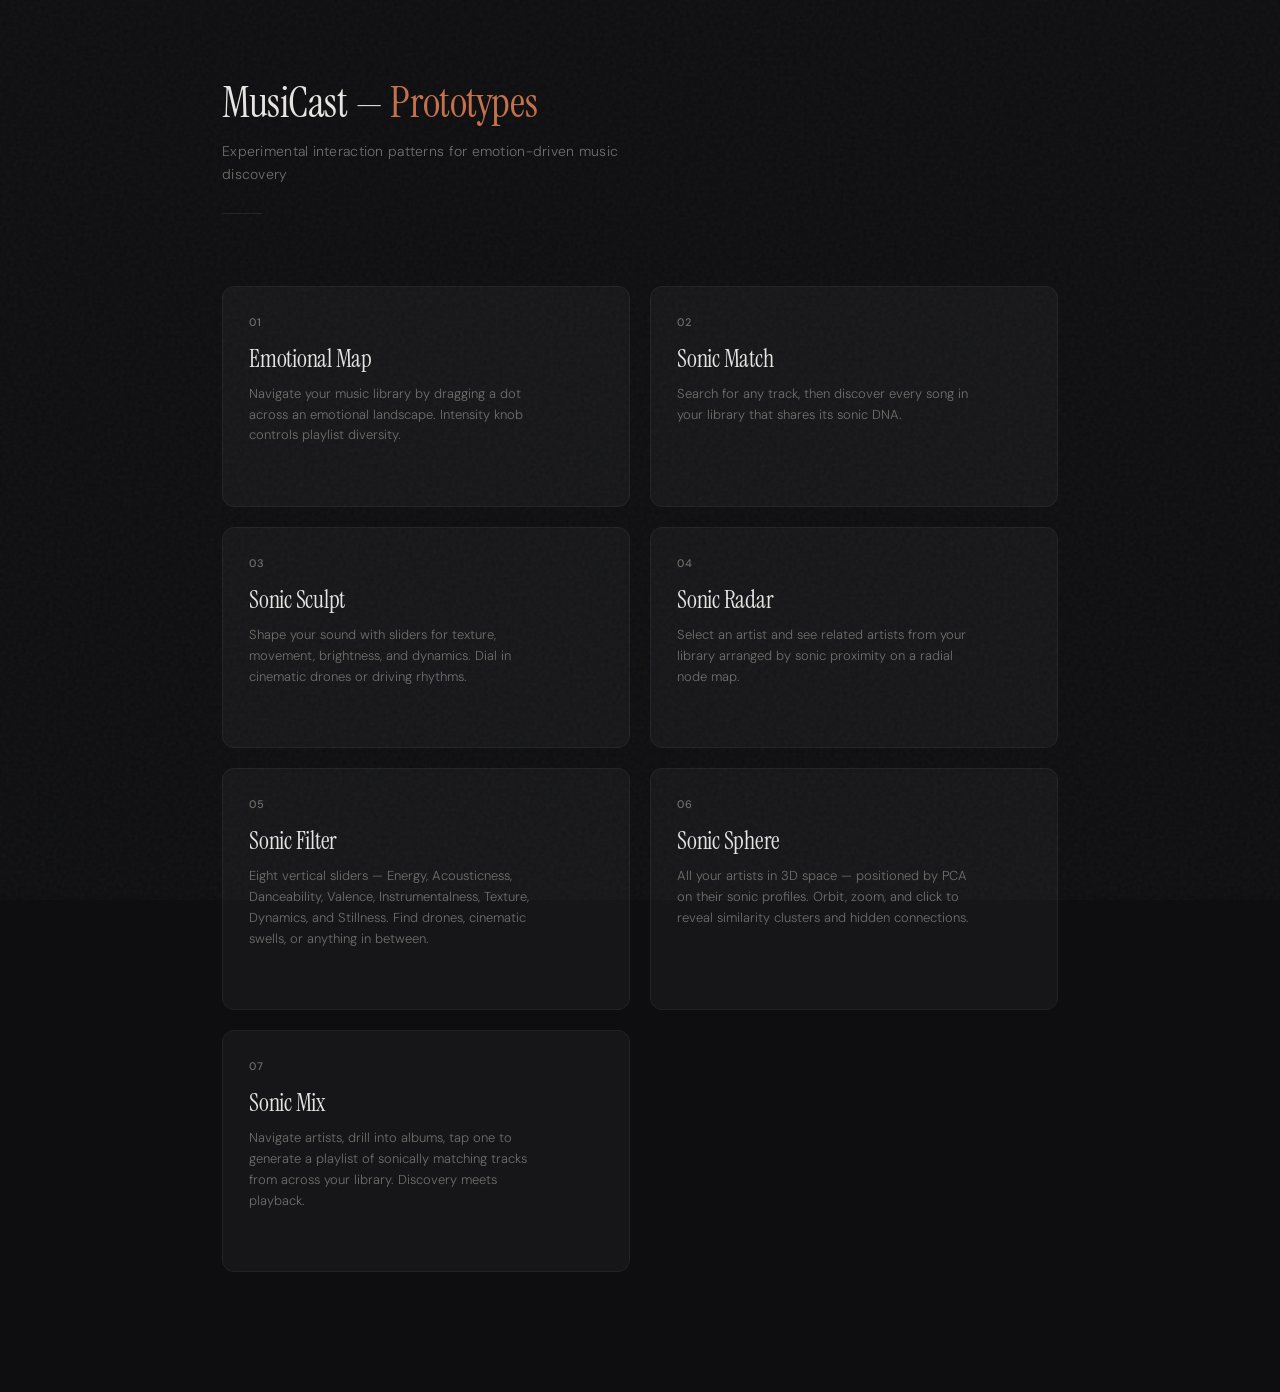
<file: prototypes/index.html>
<!DOCTYPE html>
<html lang="en">
<head>
<meta charset="UTF-8">
<meta name="viewport" content="width=device-width, initial-scale=1.0">
<title>MusiCast — Prototypes</title>
<style>
  @import url('https://fonts.googleapis.com/css2?family=DM+Sans:ital,opsz,wght@0,9..40,300;0,9..40,400;0,9..40,500;1,9..40,300&family=Instrument+Serif:ital@0;1&display=swap');

  *, *::before, *::after { margin: 0; padding: 0; box-sizing: border-box; }

  :root {
    --bg: #0e0e10;
    --surface: #161619;
    --border: #222226;
    --text: #e8e6e3;
    --text-muted: #6e6d6a;
    --accent: #c4704b;
    --accent-glow: rgba(196, 112, 75, 0.08);
  }

  body {
    font-family: 'DM Sans', sans-serif;
    background: var(--bg);
    color: var(--text);
    min-height: 100vh;
    -webkit-font-smoothing: antialiased;
  }

  /* --- Grain overlay --- */
  body::after {
    content: '';
    position: fixed; inset: 0;
    background-image: url("data:image/svg+xml,%3Csvg viewBox='0 0 256 256' xmlns='http://www.w3.org/2000/svg'%3E%3Cfilter id='n'%3E%3CfeTurbulence type='fractalNoise' baseFrequency='0.9' numOctaves='4' stitchTiles='stitch'/%3E%3C/filter%3E%3Crect width='100%25' height='100%25' filter='url(%23n)' opacity='0.04'/%3E%3C/svg%3E");
    pointer-events: none;
    z-index: 100;
  }

  .page {
    max-width: 900px;
    margin: 0 auto;
    padding: 80px 32px 120px;
  }

  /* --- Header --- */
  .header {
    margin-bottom: 72px;
  }

  .header h1 {
    font-family: 'Instrument Serif', serif;
    font-weight: 400;
    font-size: 42px;
    letter-spacing: -0.01em;
    line-height: 1.1;
    color: var(--text);
  }

  .header h1 span {
    color: var(--accent);
  }

  .header p {
    margin-top: 14px;
    font-size: 14px;
    font-weight: 300;
    color: var(--text-muted);
    letter-spacing: 0.02em;
    max-width: 440px;
    line-height: 1.6;
  }

  .divider {
    width: 40px;
    height: 1px;
    background: var(--border);
    margin-top: 28px;
  }

  /* --- Prototype grid --- */
  .grid {
    display: grid;
    grid-template-columns: repeat(auto-fill, minmax(280px, 1fr));
    gap: 20px;
  }

  .card {
    position: relative;
    display: flex;
    flex-direction: column;
    justify-content: space-between;
    background: var(--surface);
    border: 1px solid var(--border);
    border-radius: 12px;
    padding: 28px 26px 24px;
    min-height: 210px;
    text-decoration: none;
    color: inherit;
    transition: border-color 0.4s ease, box-shadow 0.4s ease, transform 0.3s ease;
    overflow: hidden;
  }

  .card::before {
    content: '';
    position: absolute;
    top: -60px; right: -60px;
    width: 160px; height: 160px;
    border-radius: 50%;
    background: var(--accent-glow);
    filter: blur(40px);
    opacity: 0;
    transition: opacity 0.5s ease;
    pointer-events: none;
  }

  .card:hover {
    border-color: rgba(196, 112, 75, 0.25);
    box-shadow: 0 4px 40px rgba(0, 0, 0, 0.3);
    transform: translateY(-2px);
  }

  .card:hover::before {
    opacity: 1;
  }

  .card-number {
    font-size: 11px;
    font-weight: 500;
    letter-spacing: 0.08em;
    color: var(--text-muted);
    margin-bottom: 16px;
  }

  .card-body {
    flex: 1;
  }

  .card h2 {
    font-family: 'Instrument Serif', serif;
    font-weight: 400;
    font-size: 24px;
    line-height: 1.2;
    margin-bottom: 10px;
    letter-spacing: -0.01em;
  }

  .card p {
    font-size: 13px;
    font-weight: 300;
    color: var(--text-muted);
    line-height: 1.6;
    max-width: 300px;
  }

  .card-footer {
    display: flex;
    align-items: center;
    gap: 6px;
    margin-top: 20px;
    font-size: 12px;
    font-weight: 400;
    color: var(--accent);
    letter-spacing: 0.02em;
    opacity: 0;
    transform: translateX(-4px);
    transition: opacity 0.3s ease, transform 0.3s ease;
  }

  .card:hover .card-footer {
    opacity: 1;
    transform: translateX(0);
  }

  .card-footer svg {
    width: 14px; height: 14px;
    stroke: var(--accent);
    fill: none;
    stroke-width: 2;
    stroke-linecap: round;
    stroke-linejoin: round;
  }

  /* --- Entrance animation --- */
  @keyframes fadeUp {
    from { opacity: 0; transform: translateY(16px); }
    to { opacity: 1; transform: translateY(0); }
  }

  .header { animation: fadeUp 0.6s ease both; }
  .card { animation: fadeUp 0.6s ease both; }
  .card:nth-child(1) { animation-delay: 0.15s; }
  .card:nth-child(2) { animation-delay: 0.25s; }
  .card:nth-child(3) { animation-delay: 0.35s; }
  .card:nth-child(4) { animation-delay: 0.45s; }
  .card:nth-child(5) { animation-delay: 0.55s; }
  .card:nth-child(6) { animation-delay: 0.65s; }
  .card:nth-child(7) { animation-delay: 0.75s; }
</style>
</head>
<body>

<div class="page">
  <header class="header">
    <h1>MusiCast — <span>Prototypes</span></h1>
    <p>Experimental interaction patterns for emotion-driven music discovery</p>
    <div class="divider"></div>
  </header>

  <div class="grid">

    <a href="emotional-map.html" class="card">
      <span class="card-number">01</span>
      <div class="card-body">
        <h2>Emotional Map</h2>
        <p>Navigate your music library by dragging a dot across an emotional landscape. Intensity knob controls playlist diversity.</p>
      </div>
      <div class="card-footer">
        Open prototype
        <svg viewBox="0 0 24 24"><line x1="5" y1="12" x2="19" y2="12"/><polyline points="12 5 19 12 12 19"/></svg>
      </div>
    </a>

    <a href="sonic-match.html" class="card">
      <span class="card-number">02</span>
      <div class="card-body">
        <h2>Sonic Match</h2>
        <p>Search for any track, then discover every song in your library that shares its sonic DNA.</p>
      </div>
      <div class="card-footer">
        Open prototype
        <svg viewBox="0 0 24 24"><line x1="5" y1="12" x2="19" y2="12"/><polyline points="12 5 19 12 12 19"/></svg>
      </div>
    </a>

    <a href="sonic-sculpt.html" class="card">
      <span class="card-number">03</span>
      <div class="card-body">
        <h2>Sonic Sculpt</h2>
        <p>Shape your sound with sliders for texture, movement, brightness, and dynamics. Dial in cinematic drones or driving rhythms.</p>
      </div>
      <div class="card-footer">
        Open prototype
        <svg viewBox="0 0 24 24"><line x1="5" y1="12" x2="19" y2="12"/><polyline points="12 5 19 12 12 19"/></svg>
      </div>
    </a>

    <a href="sonic-radar.html" class="card">
      <span class="card-number">04</span>
      <div class="card-body">
        <h2>Sonic Radar</h2>
        <p>Select an artist and see related artists from your library arranged by sonic proximity on a radial node map.</p>
      </div>
      <div class="card-footer">
        Open prototype
        <svg viewBox="0 0 24 24"><line x1="5" y1="12" x2="19" y2="12"/><polyline points="12 5 19 12 12 19"/></svg>
      </div>
    </a>

    <a href="sonic-filter.html" class="card">
      <span class="card-number">05</span>
      <div class="card-body">
        <h2>Sonic Filter</h2>
        <p>Eight vertical sliders — Energy, Acousticness, Danceability, Valence, Instrumentalness, Texture, Dynamics, and Stillness. Find drones, cinematic swells, or anything in between.</p>
      </div>
      <div class="card-footer">
        Open prototype
        <svg viewBox="0 0 24 24"><line x1="5" y1="12" x2="19" y2="12"/><polyline points="12 5 19 12 12 19"/></svg>
      </div>
    </a>

    <a href="sonic-sphere.html" class="card">
      <span class="card-number">06</span>
      <div class="card-body">
        <h2>Sonic Sphere</h2>
        <p>All your artists in 3D space — positioned by PCA on their sonic profiles. Orbit, zoom, and click to reveal similarity clusters and hidden connections.</p>
      </div>
      <div class="card-footer">
        Open prototype
        <svg viewBox="0 0 24 24"><line x1="5" y1="12" x2="19" y2="12"/><polyline points="12 5 19 12 12 19"/></svg>
      </div>
    </a>

    <a href="sonic-mix.html" class="card">
      <span class="card-number">07</span>
      <div class="card-body">
        <h2>Sonic Mix</h2>
        <p>Navigate artists, drill into albums, tap one to generate a playlist of sonically matching tracks from across your library. Discovery meets playback.</p>
      </div>
      <div class="card-footer">
        Open prototype
        <svg viewBox="0 0 24 24"><line x1="5" y1="12" x2="19" y2="12"/><polyline points="12 5 19 12 12 19"/></svg>
      </div>
    </a>

    <!-- Add more cards here:
    <a href="next-prototype.html" class="card">
      <span class="card-number">02</span>
      <div class="card-body">
        <h2>Title</h2>
        <p>Description.</p>
      </div>
      <div class="card-footer">
        Open prototype
        <svg viewBox="0 0 24 24"><line x1="5" y1="12" x2="19" y2="12"/><polyline points="12 5 19 12 12 19"/></svg>
      </div>
    </a>
    -->

  </div>
</div>

</body>
</html>
</file>
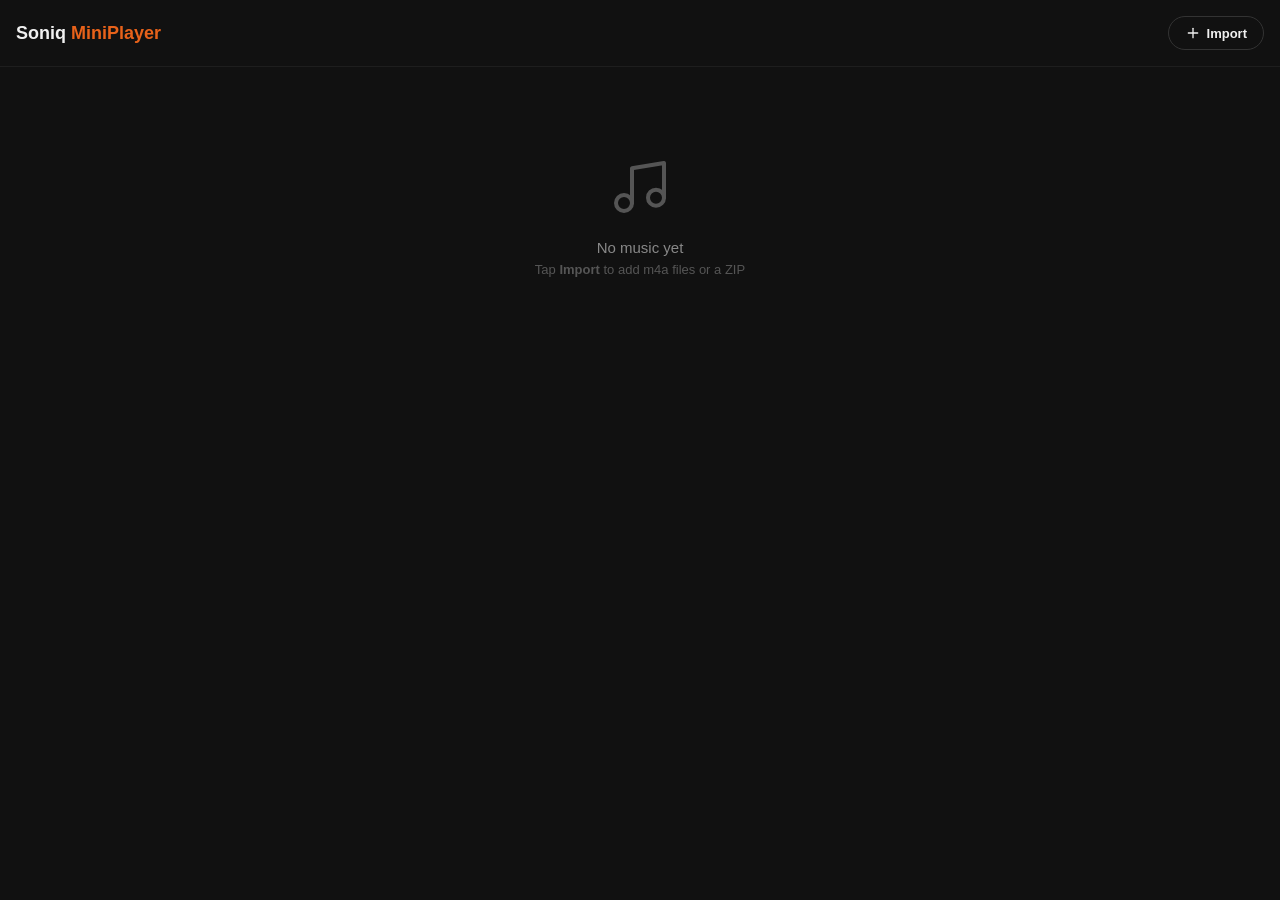
<file: soniq-miniplayer/index.html>
<!DOCTYPE html>
<html lang="en">
<head>
  <meta charset="UTF-8">
  <meta name="viewport" content="width=device-width, initial-scale=1.0, user-scalable=no">
  <title>Soniq MiniPlayer</title>
  <meta name="description" content="Offline music player for your takeaway tracks">
  <meta name="theme-color" content="#111">
  <meta name="mobile-web-app-capable" content="yes">
  <meta name="apple-mobile-web-app-status-bar-style" content="black-translucent">
  <meta name="screen-orientation" content="portrait">
  <link rel="manifest" href="manifest.json">
  <link rel="icon" type="image/svg+xml" href="icon.svg">
  <link rel="apple-touch-icon" href="icon-192.png">
  <link rel="stylesheet" href="style.css">
</head>
<body>

<header>
  <h1>Soniq <span class="accent">MiniPlayer</span></h1>
  <label id="import-btn" class="import-btn" for="file-input">
    <svg viewBox="0 0 24 24"><line x1="12" y1="5" x2="12" y2="19"/><line x1="5" y1="12" x2="19" y2="12"/></svg>
    Import
  </label>
  <input type="file" id="file-input" multiple accept=".m4a,.mp3,.mp4,.zip,audio/*" hidden>
  <div id="import-progress" class="progress" hidden></div>
</header>

<main>
  <div id="empty" class="empty-state">
    <svg viewBox="0 0 24 24" class="empty-icon"><path d="M9 18V5l12-2v13"/><circle cx="6" cy="18" r="3"/><circle cx="18" cy="16" r="3"/></svg>
    <p>No music yet</p>
    <p class="sub">Tap <strong>Import</strong> to add m4a files or a ZIP</p>
  </div>

  <div id="album-grid" class="album-grid"></div>

  <div id="album-detail" class="album-detail" hidden>
    <button id="detail-back" class="detail-back">
      <svg viewBox="0 0 24 24"><path d="m15 18-6-6 6-6"/></svg>
      Library
    </button>
    <div class="detail-header">
      <div class="detail-cover">
        <img id="detail-cover" hidden alt="">
        <svg id="detail-cover-ph" viewBox="0 0 24 24"><path d="M9 18V5l12-2v13"/><circle cx="6" cy="18" r="3"/><circle cx="18" cy="16" r="3"/></svg>
      </div>
      <div class="detail-info">
        <div class="detail-title" id="detail-title"></div>
        <div class="detail-artist" id="detail-artist"></div>
        <div class="detail-count" id="detail-count"></div>
      </div>
    </div>
    <ol id="detail-tracks" class="detail-tracks"></ol>
  </div>
</main>

<div id="player">
  <div class="player-inner">
    <div class="player-left">
      <div id="player-cover-wrap" class="player-cover">
        <img id="player-cover" hidden alt="">
        <svg id="player-cover-ph" viewBox="0 0 24 24"><path d="M9 18V5l12-2v13"/><circle cx="6" cy="18" r="3"/><circle cx="18" cy="16" r="3"/></svg>
      </div>
      <div class="player-meta">
        <div class="player-title" id="player-title">&mdash;</div>
        <div class="player-artist" id="player-artist"></div>
      </div>
    </div>
    <div class="player-center">
      <div class="player-controls">
        <button id="prev-btn" class="ctrl-btn"><svg viewBox="0 0 24 24"><path d="M6 6h2v12H6zm3.5 6l8.5 6V6z" fill="currentColor"/></svg></button>
        <button id="play-btn" class="play-btn"><svg viewBox="0 0 24 24" fill="currentColor" id="play-icon"><polygon points="10,8 16,12 10,16"/></svg></button>
        <button id="next-btn" class="ctrl-btn"><svg viewBox="0 0 24 24"><path d="M6 18l8.5-6L6 6v12zM16 6v12h2V6h-2z" fill="currentColor"/></svg></button>
      </div>
      <div class="player-seek-row">
        <span id="time-current" class="time">0:00</span>
        <input type="range" id="seek" class="seek" min="0" max="1000" value="0">
        <span id="time-total" class="time">0:00</span>
      </div>
    </div>
  </div>
</div>

<script type="module" src="app.js"></script>
</body>
</html>
</file>
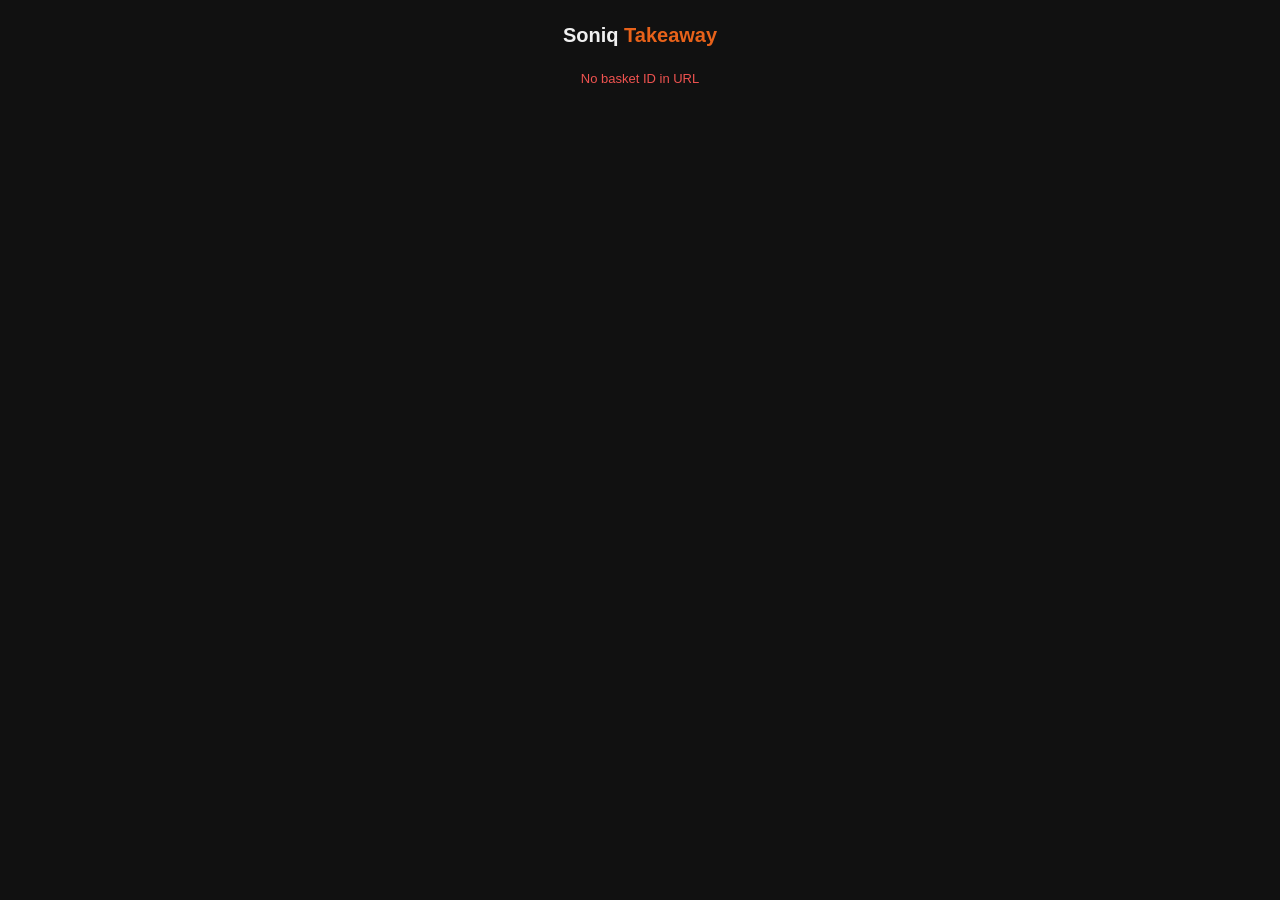
<file: addons/takeaway/pwa/index.html>
<!DOCTYPE html>
<html lang="en">
<head>
  <meta charset="UTF-8">
  <meta name="viewport" content="width=device-width, initial-scale=1.0, user-scalable=no">
  <title>Soniq Takeaway</title>
  <meta name="theme-color" content="#111">
  <style>
    * { margin: 0; padding: 0; box-sizing: border-box; }

    :root {
      --bg: #111;
      --bg-card: #1a1a1a;
      --bg-hover: #222;
      --text: #f0f0f0;
      --text-muted: #888;
      --accent: #e8621a;
      --radius: 12px;
    }

    body {
      font-family: -apple-system, BlinkMacSystemFont, 'Segoe UI', Roboto, sans-serif;
      background: var(--bg);
      color: var(--text);
      min-height: 100dvh;
      display: flex;
      flex-direction: column;
      -webkit-tap-highlight-color: transparent;
    }

    header {
      padding: 24px 16px 12px;
      text-align: center;
    }
    header h1 { font-size: 20px; font-weight: 700; }
    header .sub { font-size: 12px; color: var(--text-muted); margin-top: 4px; }
    .accent { color: var(--accent); }

    /* Status + progress */
    #status {
      padding: 8px 16px;
      font-size: 13px;
      color: var(--text-muted);
      text-align: center;
    }
    #status.downloading { color: var(--accent); }
    #status.ready { color: #4caf50; }
    #status.error { color: #ef5350; }

    #progress-bar {
      height: 3px;
      background: var(--bg-card);
      margin: 0 16px;
      border-radius: 2px;
      overflow: hidden;
      display: none;
    }
    #progress-bar.active { display: block; }
    #progress-fill {
      height: 100%;
      background: var(--accent);
      width: 0%;
      transition: width 200ms;
      border-radius: 2px;
    }

    /* Track list */
    #track-list {
      flex: 1;
      overflow-y: auto;
      padding: 8px 16px;
    }
    .track {
      display: flex;
      align-items: center;
      gap: 12px;
      padding: 12px;
      border-radius: var(--radius);
    }

    .track-num {
      font-size: 13px;
      color: var(--text-muted);
      min-width: 20px;
      text-align: right;
    }

    .track-info { flex: 1; min-width: 0; }
    .track-title {
      font-size: 14px;
      font-weight: 500;
      white-space: nowrap;
      overflow: hidden;
      text-overflow: ellipsis;
    }
    .track-artist {
      font-size: 12px;
      color: var(--text-muted);
      white-space: nowrap;
      overflow: hidden;
      text-overflow: ellipsis;
    }

    .track-status { font-size: 11px; color: var(--text-muted); }
    .track-status.cached { color: #4caf50; }
    .track-status.dl { color: var(--accent); }

    /* Action buttons */
    .actions {
      padding: 16px;
      display: flex;
      flex-direction: column;
      gap: 10px;
    }

    .btn {
      display: flex;
      align-items: center;
      justify-content: center;
      gap: 8px;
      padding: 14px;
      border-radius: var(--radius);
      font-size: 14px;
      font-weight: 600;
      font-family: inherit;
      cursor: pointer;
      border: none;
      text-decoration: none;
      transition: opacity 150ms;
    }
    .btn:active { opacity: 0.85; }
    .btn svg {
      width: 18px; height: 18px;
      flex-shrink: 0;
    }

    .btn-primary {
      background: var(--accent);
      color: #fff;
    }
    .btn-primary:disabled { opacity: 0.4; cursor: default; }
    .btn-primary svg { fill: currentColor; stroke: none; }

    .btn-secondary {
      background: var(--bg-card);
      color: var(--text);
      border: 1px solid #333;
    }
    .btn-secondary svg {
      stroke: currentColor; fill: none;
      stroke-width: 2; stroke-linecap: round; stroke-linejoin: round;
    }

    .hidden { display: none !important; }

    .spinner {
      display: inline-block;
      width: 16px; height: 16px;
      border: 2px solid rgba(255,255,255,0.3);
      border-top-color: #fff;
      border-radius: 50%;
      animation: spin 0.6s linear infinite;
    }
    @keyframes spin { to { transform: rotate(360deg); } }
  </style>
</head>
<body>
  <header>
    <h1>Soniq <span class="accent">Takeaway</span></h1>
    <div class="sub" id="basket-info"></div>
  </header>

  <div id="status">Connecting...</div>
  <div id="progress-bar"><div id="progress-fill"></div></div>

  <div id="track-list"></div>

  <div class="actions">
    <button class="btn btn-primary hidden" id="save-btn" disabled>
      <svg viewBox="0 0 24 24"><path d="M21 15v4a2 2 0 0 1-2 2H5a2 2 0 0 1-2-2v-4"/><polyline points="7 10 12 15 17 10"/><line x1="12" y1="15" x2="12" y2="3"/></svg>
      Save all to device
    </button>
    <a class="btn btn-secondary hidden" id="player-link" href="https://soniq-miniplayer.netlify.app/" target="_blank">
      <svg viewBox="0 0 24 24"><path d="M9 18V5l12-2v13"/><circle cx="6" cy="18" r="3"/><circle cx="18" cy="16" r="3"/></svg>
      Open Soniq MiniPlayer
    </a>
  </div>

  <script src="app.js"></script>
</body>
</html>
</file>
<file: soniq-miniplayer/style.css>
* { margin: 0; padding: 0; box-sizing: border-box; }

:root {
  --bg: #111;
  --bg-card: #1a1a1a;
  --bg-hover: #222;
  --text: #f0f0f0;
  --text-muted: #888;
  --text-faint: #555;
  --accent: #e8621a;
  --radius: 12px;
  --radius-sm: 8px;
}

body {
  font-family: -apple-system, BlinkMacSystemFont, 'Segoe UI', Roboto, sans-serif;
  background: var(--bg);
  color: var(--text);
  min-height: 100dvh;
  -webkit-tap-highlight-color: transparent;
  padding-bottom: 140px;
}

/* ── Header ── */

header {
  position: sticky;
  top: 0;
  z-index: 10;
  background: var(--bg);
  padding: 16px;
  display: flex;
  align-items: center;
  gap: 12px;
  border-bottom: 1px solid #1e1e1e;
}

h1 {
  font-size: 18px;
  font-weight: 700;
  flex: 1;
}
.accent { color: var(--accent); }

.import-btn {
  display: flex;
  align-items: center;
  gap: 6px;
  padding: 8px 16px;
  border: 1px solid #333;
  border-radius: 20px;
  background: none;
  color: var(--text);
  font-size: 13px;
  font-weight: 600;
  font-family: inherit;
  cursor: pointer;
  transition: border-color 150ms;
  flex-shrink: 0;
}
.import-btn:hover { border-color: var(--accent); }
.import-btn.disabled { opacity: 0.4; pointer-events: none; }
.import-btn svg {
  width: 16px; height: 16px;
  stroke: currentColor; fill: none;
  stroke-width: 2; stroke-linecap: round;
}

.progress {
  font-size: 12px;
  color: var(--accent);
  position: absolute;
  bottom: -18px;
  right: 16px;
}

/* ── Empty state ── */

.empty-state {
  text-align: center;
  padding: 80px 24px;
  color: var(--text-muted);
}
.empty-icon {
  width: 64px; height: 64px;
  stroke: var(--text-faint); fill: none;
  stroke-width: 1.5; stroke-linecap: round; stroke-linejoin: round;
  margin-bottom: 16px;
}
.empty-state p { font-size: 15px; margin-bottom: 6px; }
.empty-state .sub { font-size: 13px; color: var(--text-faint); }

/* ── Album grid (2 columns) ── */

main { padding: 8px; }

.album-grid {
  padding: 4px;
}
.album-grid[hidden] { display: none; }

.album-grid-inner {
  display: grid;
  grid-template-columns: 1fr 1fr;
  gap: 10px;
}
.album-detail[hidden] { display: none; }

.grid-item {
  cursor: pointer;
  border-radius: var(--radius);
  overflow: hidden;
  transition: transform 120ms;
}
.grid-item:active { transform: scale(0.97); }

.grid-cover {
  width: 100%;
  aspect-ratio: 1;
  object-fit: cover;
  border-radius: var(--radius);
  background: var(--bg-card);
  display: block;
}
.grid-cover.placeholder {
  display: flex;
  align-items: center;
  justify-content: center;
}
.grid-cover.placeholder svg {
  width: 40px; height: 40px;
  stroke: var(--text-faint); fill: none;
  stroke-width: 1.5; stroke-linecap: round; stroke-linejoin: round;
}

.grid-title {
  font-size: 13px;
  font-weight: 600;
  margin-top: 8px;
  white-space: nowrap;
  overflow: hidden;
  text-overflow: ellipsis;
  padding: 0 2px;
}
/* ── Playlists ── */

.section-title {
  font-size: 12px;
  font-weight: 700;
  color: var(--text-muted);
  text-transform: uppercase;
  letter-spacing: 0.5px;
  padding: 12px 4px 8px;
}

.playlist-list { margin-bottom: 8px; }

.playlist-item {
  display: flex;
  align-items: center;
  gap: 12px;
  padding: 10px;
  border-radius: var(--radius);
  cursor: pointer;
  transition: background 120ms;
}
.playlist-item:active { background: var(--bg-hover); }

.pl-cover {
  width: 48px; height: 48px;
  border-radius: 8px;
  object-fit: cover;
  flex-shrink: 0;
  background: var(--bg-card);
}
.pl-cover.ph {
  display: flex;
  align-items: center;
  justify-content: center;
}
.pl-cover.ph svg {
  width: 22px; height: 22px;
  stroke: var(--text-faint); fill: none;
  stroke-width: 1.5;
}

.pl-info { flex: 1; min-width: 0; }
.pl-name {
  font-size: 14px;
  font-weight: 600;
  white-space: nowrap;
  overflow: hidden;
  text-overflow: ellipsis;
}
.pl-meta { font-size: 12px; color: var(--text-muted); }

.pl-delete {
  background: none;
  border: none;
  color: var(--text-faint);
  font-size: 18px;
  cursor: pointer;
  padding: 4px 8px;
  border-radius: 4px;
  opacity: 0.6;
}
.pl-delete:hover { color: #ef5350; }

/* ── Track detail sub-info ── */

.track-detail-info {
  flex: 1;
  min-width: 0;
  display: flex;
  flex-direction: column;
  gap: 1px;
}
.track-artist-sub {
  font-size: 11px;
  color: var(--text-muted);
  white-space: nowrap;
  overflow: hidden;
  text-overflow: ellipsis;
}

.grid-artist {
  font-size: 11px;
  color: var(--text-muted);
  white-space: nowrap;
  overflow: hidden;
  text-overflow: ellipsis;
  padding: 0 2px;
  margin-bottom: 4px;
}

/* ── Album detail ── */

.album-detail {
  padding: 0 4px;
  animation: fadeSlide 200ms ease;
}
@keyframes fadeSlide {
  from { opacity: 0; transform: translateX(20px); }
  to   { opacity: 1; transform: translateX(0); }
}

.detail-back {
  display: inline-flex;
  align-items: center;
  gap: 4px;
  background: none;
  border: none;
  color: var(--accent);
  font-size: 14px;
  font-family: inherit;
  cursor: pointer;
  padding: 8px 4px;
  margin-bottom: 8px;
}
.detail-back svg {
  width: 18px; height: 18px;
  stroke: currentColor; fill: none;
  stroke-width: 2; stroke-linecap: round; stroke-linejoin: round;
}

.detail-header {
  display: flex;
  gap: 16px;
  align-items: flex-start;
  padding: 0 8px 16px;
}

.detail-cover {
  width: 120px; height: 120px;
  border-radius: var(--radius);
  flex-shrink: 0;
  background: var(--bg-card);
  display: flex;
  align-items: center;
  justify-content: center;
  overflow: hidden;
}
.detail-cover img {
  width: 100%; height: 100%;
  object-fit: cover;
}
.detail-cover svg {
  width: 36px; height: 36px;
  stroke: var(--text-faint); fill: none;
  stroke-width: 1.5; stroke-linecap: round; stroke-linejoin: round;
}

.detail-info {
  flex: 1;
  min-width: 0;
  padding-top: 8px;
}
.detail-title {
  font-size: 18px;
  font-weight: 700;
  line-height: 1.2;
  margin-bottom: 4px;
}
.detail-artist {
  font-size: 14px;
  color: var(--text-muted);
  margin-bottom: 4px;
}
.detail-count {
  font-size: 12px;
  color: var(--text-faint);
}

.detail-tracks {
  list-style: none;
}

.track-row {
  display: flex;
  align-items: center;
  gap: 10px;
  padding: 12px 10px;
  border-radius: var(--radius-sm);
  cursor: pointer;
  transition: background 120ms;
}
.track-row:active { background: var(--bg-hover); }
.track-row.active { background: var(--bg-hover); }
.track-row.active .track-num { color: var(--accent); }
.track-row.active .track-title { color: var(--accent); }

.track-num {
  font-size: 13px;
  color: var(--text-faint);
  min-width: 20px;
  text-align: right;
  font-variant-numeric: tabular-nums;
}

.track-title {
  flex: 1;
  font-size: 14px;
  white-space: nowrap;
  overflow: hidden;
  text-overflow: ellipsis;
}

.delete-btn {
  background: none;
  border: none;
  color: var(--text-faint);
  font-size: 18px;
  cursor: pointer;
  padding: 2px 6px;
  border-radius: 4px;
  opacity: 0;
  transition: opacity 120ms;
}
.track-row:hover .delete-btn { opacity: 1; }
.delete-btn:hover { color: #ef5350; }

/* ── Player ── */

#player {
  position: fixed;
  bottom: 0;
  left: 0;
  right: 0;
  background: #0d0d0d;
  border-top: 1px solid #1e1e1e;
  padding: 12px 16px;
  padding-bottom: max(12px, env(safe-area-inset-bottom));
  z-index: 20;
  transform: translateY(100%);
  transition: transform 250ms cubic-bezier(0.32, 0.72, 0, 1);
}
#player.active { transform: translateY(0); }

.player-inner {
  display: flex;
  flex-direction: column;
  gap: 8px;
}

.player-left {
  display: flex;
  align-items: center;
  gap: 10px;
}

.player-cover {
  width: 44px; height: 44px;
  border-radius: 6px;
  flex-shrink: 0;
  background: var(--bg-hover);
  display: flex;
  align-items: center;
  justify-content: center;
  overflow: hidden;
  cursor: pointer;
}
.player-cover img {
  width: 100%; height: 100%;
  object-fit: cover;
}
.player-cover svg {
  width: 20px; height: 20px;
  stroke: var(--text-faint); fill: none;
  stroke-width: 1.5;
}

.player-meta { flex: 1; min-width: 0; }
.player-title {
  font-size: 13px;
  font-weight: 600;
  white-space: nowrap;
  overflow: hidden;
  text-overflow: ellipsis;
}
.player-artist {
  font-size: 11px;
  color: var(--text-muted);
}

.player-center { display: flex; flex-direction: column; gap: 4px; }

.player-controls {
  display: flex;
  align-items: center;
  justify-content: center;
  gap: 20px;
}

.ctrl-btn {
  background: none;
  border: none;
  color: var(--text);
  cursor: pointer;
  padding: 6px;
  border-radius: 50%;
  display: flex;
}
.ctrl-btn:active { background: var(--bg-hover); }
.ctrl-btn svg { width: 22px; height: 22px; }

.play-btn {
  width: 44px; height: 44px;
  border-radius: 50%;
  border: none;
  background: var(--accent);
  color: #fff;
  cursor: pointer;
  display: flex;
  align-items: center;
  justify-content: center;
}
.play-btn:active { opacity: 0.85; }
.play-btn svg { width: 22px; height: 22px; }

.player-seek-row {
  display: flex;
  align-items: center;
  gap: 8px;
}

.time {
  font-size: 10px;
  color: var(--text-faint);
  min-width: 32px;
  font-variant-numeric: tabular-nums;
}
.time:last-child { text-align: right; }

.seek {
  flex: 1;
  height: 4px;
  -webkit-appearance: none;
  appearance: none;
  background: #333;
  border-radius: 2px;
  outline: none;
}
.seek::-webkit-slider-thumb {
  -webkit-appearance: none;
  width: 14px; height: 14px;
  border-radius: 50%;
  background: var(--accent);
  cursor: pointer;
}

/* Mobile: always show delete */
@media (hover: none) {
  .delete-btn { opacity: 0.6; }
}

/* ── Toast ── */

.toast {
  position: fixed;
  bottom: 160px;
  left: 50%;
  transform: translateX(-50%) translateY(20px);
  background: #2a2a2a;
  color: var(--text);
  padding: 12px 16px;
  border-radius: 12px;
  font-size: 13px;
  display: flex;
  align-items: center;
  gap: 12px;
  box-shadow: 0 4px 20px rgba(0,0,0,0.4);
  opacity: 0;
  pointer-events: none;
  transition: opacity 200ms, transform 200ms;
  z-index: 30;
  max-width: calc(100% - 32px);
}
.toast.show {
  opacity: 1;
  transform: translateX(-50%) translateY(0);
  pointer-events: auto;
}
.toast-msg { flex: 1; }
.toast-btn {
  background: var(--accent);
  color: #fff;
  border: none;
  border-radius: 8px;
  padding: 6px 14px;
  font-size: 13px;
  font-weight: 600;
  font-family: inherit;
  cursor: pointer;
  white-space: nowrap;
  flex-shrink: 0;
}
.toast-btn:active { opacity: 0.85; }

/* ── Install banner ── */

.install-banner {
  position: fixed;
  top: 0;
  left: 0;
  right: 0;
  background: #1e1e1e;
  padding: 16px;
  z-index: 30;
  transform: translateY(-100%);
  transition: transform 300ms cubic-bezier(0.32, 0.72, 0, 1);
  border-bottom: 1px solid #333;
}
.install-banner.show { transform: translateY(0); }
.install-msg {
  font-size: 13px;
  line-height: 1.5;
  margin-bottom: 12px;
}
.install-actions {
  display: flex;
  gap: 8px;
}
.install-btn {
  background: var(--accent);
  color: #fff;
  border: none;
  border-radius: 8px;
  padding: 8px 20px;
  font-size: 13px;
  font-weight: 600;
  font-family: inherit;
  cursor: pointer;
}
.install-btn:active { opacity: 0.85; }
.install-dismiss {
  background: none;
  border: 1px solid #444;
  border-radius: 8px;
  padding: 8px 16px;
  font-size: 13px;
  font-family: inherit;
  color: var(--text-muted);
  cursor: pointer;
}
.install-dismiss:active { background: var(--bg-hover); }
</file>
